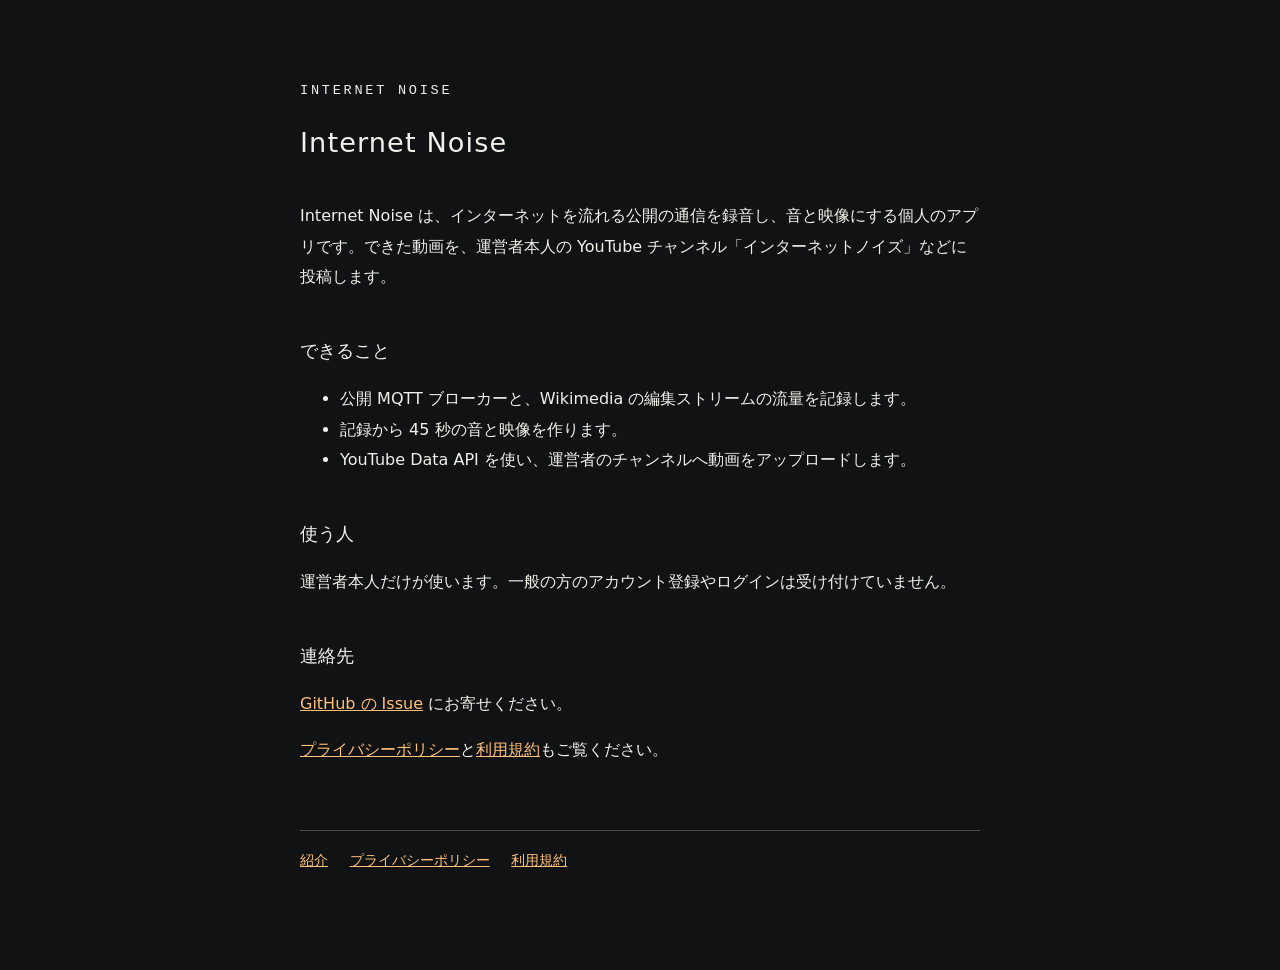
<file: index.html>
<!doctype html>
<html lang="ja">
<head>
<meta charset="utf-8">
<meta name="viewport" content="width=device-width,initial-scale=1">
<title>Internet Noise</title>
<link rel="stylesheet" href="style.css">
</head>
<body>
<main>
<p class="k"><a href="./">INTERNET NOISE</a></p>
<h1>Internet Noise</h1>
<p>Internet Noise は、インターネットを流れる公開の通信を録音し、音と映像にする個人のアプリです。できた動画を、運営者本人の YouTube チャンネル「インターネットノイズ」などに投稿します。</p>
<h2>できること</h2>
<ul>
<li>公開 MQTT ブローカーと、Wikimedia の編集ストリームの流量を記録します。</li>
<li>記録から 45 秒の音と映像を作ります。</li>
<li>YouTube Data API を使い、運営者のチャンネルへ動画をアップロードします。</li>
</ul>
<h2>使う人</h2>
<p>運営者本人だけが使います。一般の方のアカウント登録やログインは受け付けていません。</p>
<h2>連絡先</h2>
<p><a href="https://github.com/l4p1s/internet-noise-pages/issues">GitHub の Issue</a> にお寄せください。</p>
<p><a href="privacy.html">プライバシーポリシー</a>と<a href="terms.html">利用規約</a>もご覧ください。</p>
<footer><a href="./">紹介</a><a href="privacy.html">プライバシーポリシー</a><a href="terms.html">利用規約</a></footer>
</main>
</body>
</html>
</file>
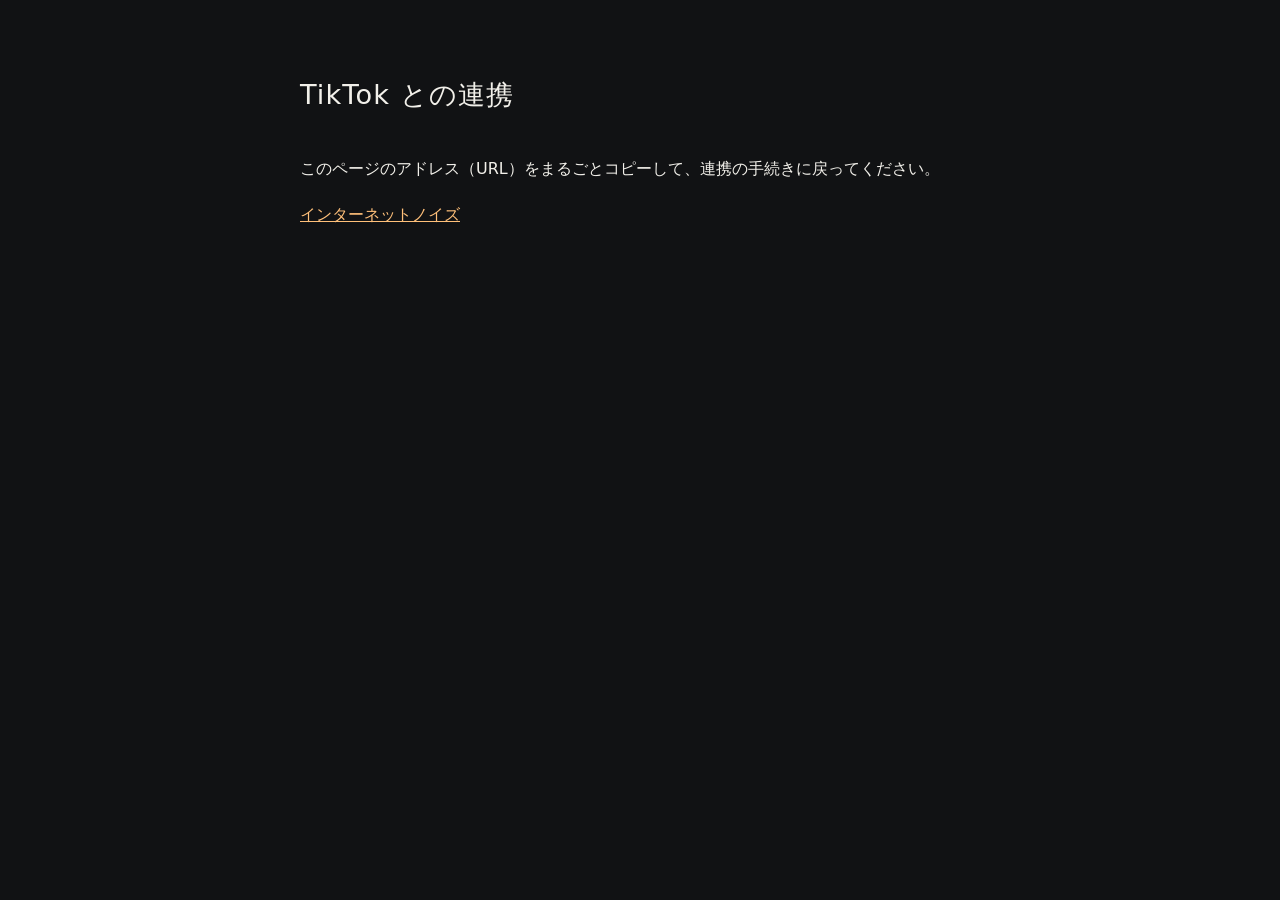
<file: callback.html>
<!doctype html>
<html lang="ja">
<head>
<meta charset="utf-8">
<meta name="viewport" content="width=device-width, initial-scale=1">
<meta name="robots" content="noindex">
<title>インターネットノイズ — 連携</title>
<link rel="stylesheet" href="style.css">
</head>
<body>
<main>
<h1>TikTok との連携</h1>
<p>このページのアドレス（URL）をまるごとコピーして、連携の手続きに戻ってください。</p>
<p><a href="./">インターネットノイズ</a></p>
</main>
</body>
</html>
</file>
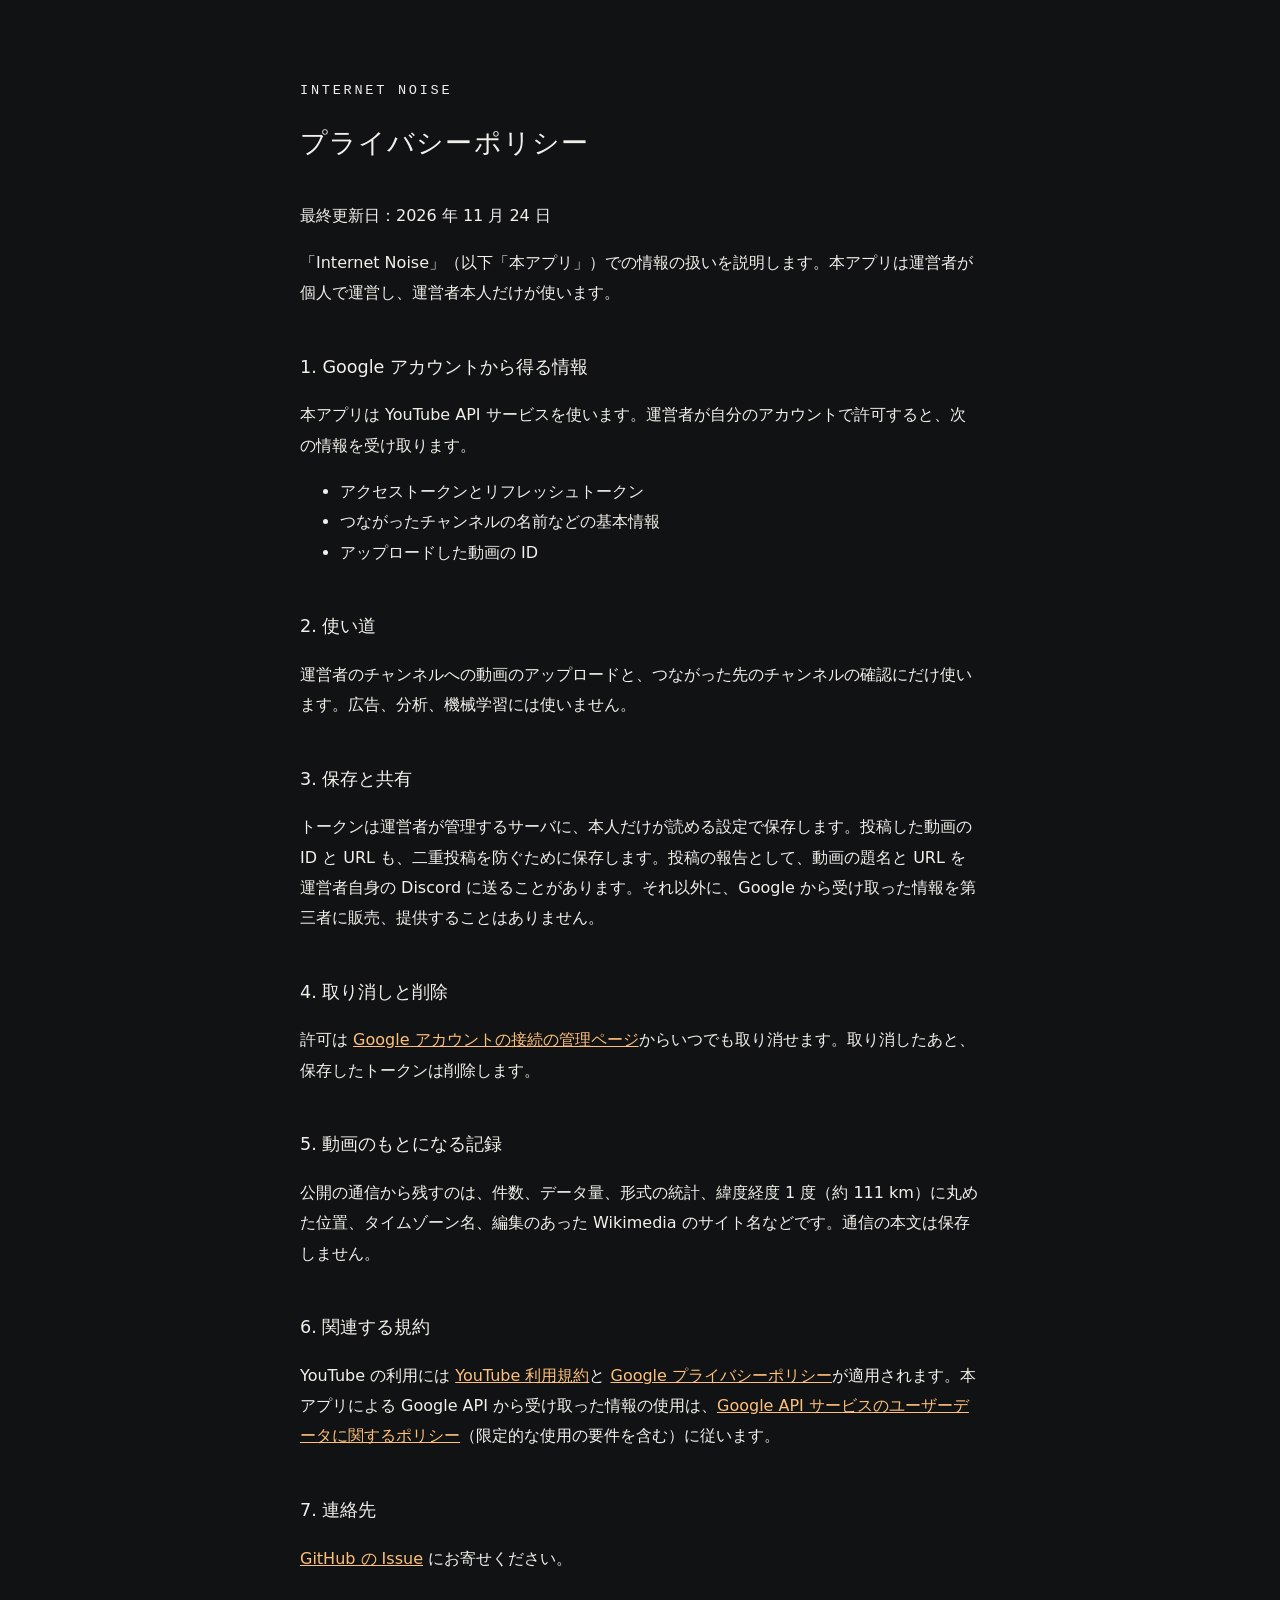
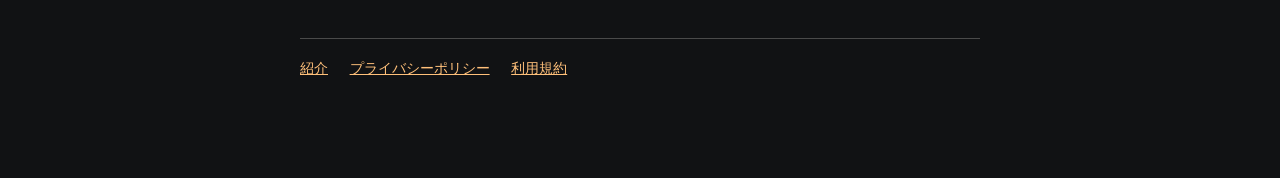
<file: privacy.html>
<!doctype html>
<html lang="ja">
<head>
<meta charset="utf-8">
<meta name="viewport" content="width=device-width,initial-scale=1">
<title>プライバシーポリシー | Internet Noise</title>
<link rel="stylesheet" href="style.css">
</head>
<body>
<main>
<p class="k"><a href="./">INTERNET NOISE</a></p>
<h1>プライバシーポリシー</h1>
<p>最終更新日：2026 年 11 月 24 日</p>
<p>「Internet Noise」（以下「本アプリ」）での情報の扱いを説明します。本アプリは運営者が個人で運営し、運営者本人だけが使います。</p>
<h2>1. Google アカウントから得る情報</h2>
<p>本アプリは YouTube API サービスを使います。運営者が自分のアカウントで許可すると、次の情報を受け取ります。</p>
<ul>
<li>アクセストークンとリフレッシュトークン</li>
<li>つながったチャンネルの名前などの基本情報</li>
<li>アップロードした動画の ID</li>
</ul>
<h2>2. 使い道</h2>
<p>運営者のチャンネルへの動画のアップロードと、つながった先のチャンネルの確認にだけ使います。広告、分析、機械学習には使いません。</p>
<h2>3. 保存と共有</h2>
<p>トークンは運営者が管理するサーバに、本人だけが読める設定で保存します。投稿した動画の ID と URL も、二重投稿を防ぐために保存します。投稿の報告として、動画の題名と URL を運営者自身の Discord に送ることがあります。それ以外に、Google から受け取った情報を第三者に販売、提供することはありません。</p>
<h2>4. 取り消しと削除</h2>
<p>許可は <a href="https://myaccount.google.com/connections">Google アカウントの接続の管理ページ</a>からいつでも取り消せます。取り消したあと、保存したトークンは削除します。</p>
<h2>5. 動画のもとになる記録</h2>
<p>公開の通信から残すのは、件数、データ量、形式の統計、緯度経度 1 度（約 111 km）に丸めた位置、タイムゾーン名、編集のあった Wikimedia のサイト名などです。通信の本文は保存しません。</p>
<h2>6. 関連する規約</h2>
<p>YouTube の利用には <a href="https://www.youtube.com/t/terms">YouTube 利用規約</a>と <a href="https://policies.google.com/privacy">Google プライバシーポリシー</a>が適用されます。本アプリによる Google API から受け取った情報の使用は、<a href="https://developers.google.com/terms/api-services-user-data-policy">Google API サービスのユーザーデータに関するポリシー</a>（限定的な使用の要件を含む）に従います。</p>
<h2>7. 連絡先</h2>
<p><a href="https://github.com/l4p1s/internet-noise-pages/issues">GitHub の Issue</a> にお寄せください。</p>
<footer><a href="./">紹介</a><a href="privacy.html">プライバシーポリシー</a><a href="terms.html">利用規約</a></footer>
</main>
</body>
</html>
</file>
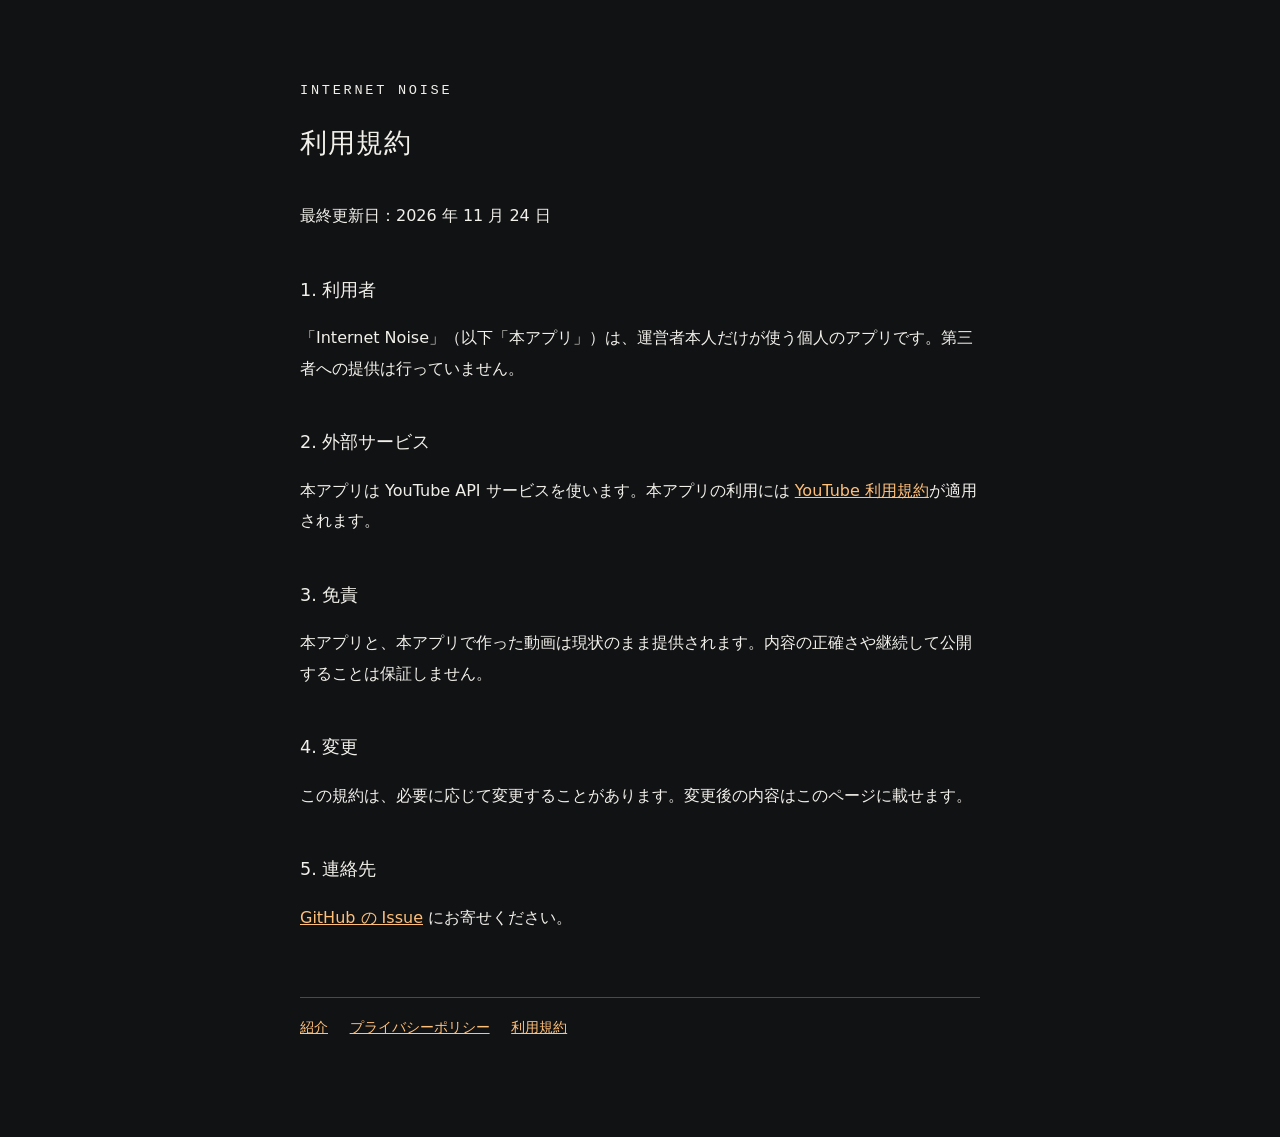
<file: terms.html>
<!doctype html>
<html lang="ja">
<head>
<meta charset="utf-8">
<meta name="viewport" content="width=device-width,initial-scale=1">
<title>利用規約 | Internet Noise</title>
<link rel="stylesheet" href="style.css">
</head>
<body>
<main>
<p class="k"><a href="./">INTERNET NOISE</a></p>
<h1>利用規約</h1>
<p>最終更新日：2026 年 11 月 24 日</p>
<h2>1. 利用者</h2>
<p>「Internet Noise」（以下「本アプリ」）は、運営者本人だけが使う個人のアプリです。第三者への提供は行っていません。</p>
<h2>2. 外部サービス</h2>
<p>本アプリは YouTube API サービスを使います。本アプリの利用には <a href="https://www.youtube.com/t/terms">YouTube 利用規約</a>が適用されます。</p>
<h2>3. 免責</h2>
<p>本アプリと、本アプリで作った動画は現状のまま提供されます。内容の正確さや継続して公開することは保証しません。</p>
<h2>4. 変更</h2>
<p>この規約は、必要に応じて変更することがあります。変更後の内容はこのページに載せます。</p>
<h2>5. 連絡先</h2>
<p><a href="https://github.com/l4p1s/internet-noise-pages/issues">GitHub の Issue</a> にお寄せください。</p>
<footer><a href="./">紹介</a><a href="privacy.html">プライバシーポリシー</a><a href="terms.html">利用規約</a></footer>
</main>
</body>
</html>
</file>
<file: style.css>
body{margin:0;background:#111214;color:#f2f0ea;font-family:"Noto Sans JP",system-ui,sans-serif;line-height:1.9}
main{max-width:680px;margin:0 auto;padding:64px 24px 96px}
h1{font-weight:400;font-size:1.7rem;letter-spacing:.04em;margin:.2em 0 1.2em}
h2{font-weight:400;font-size:1.1rem;margin:2.4em 0 .4em}
a{color:#ffc07a}
.k{font-family:ui-monospace,Menlo,Consolas,monospace;letter-spacing:.2em;font-size:.85rem}
.k a{color:inherit;text-decoration:none}
footer{margin-top:64px;padding-top:16px;border-top:1px solid #4a4a4a;font-size:.9rem}
footer a{margin-right:1.5em}
</file>
